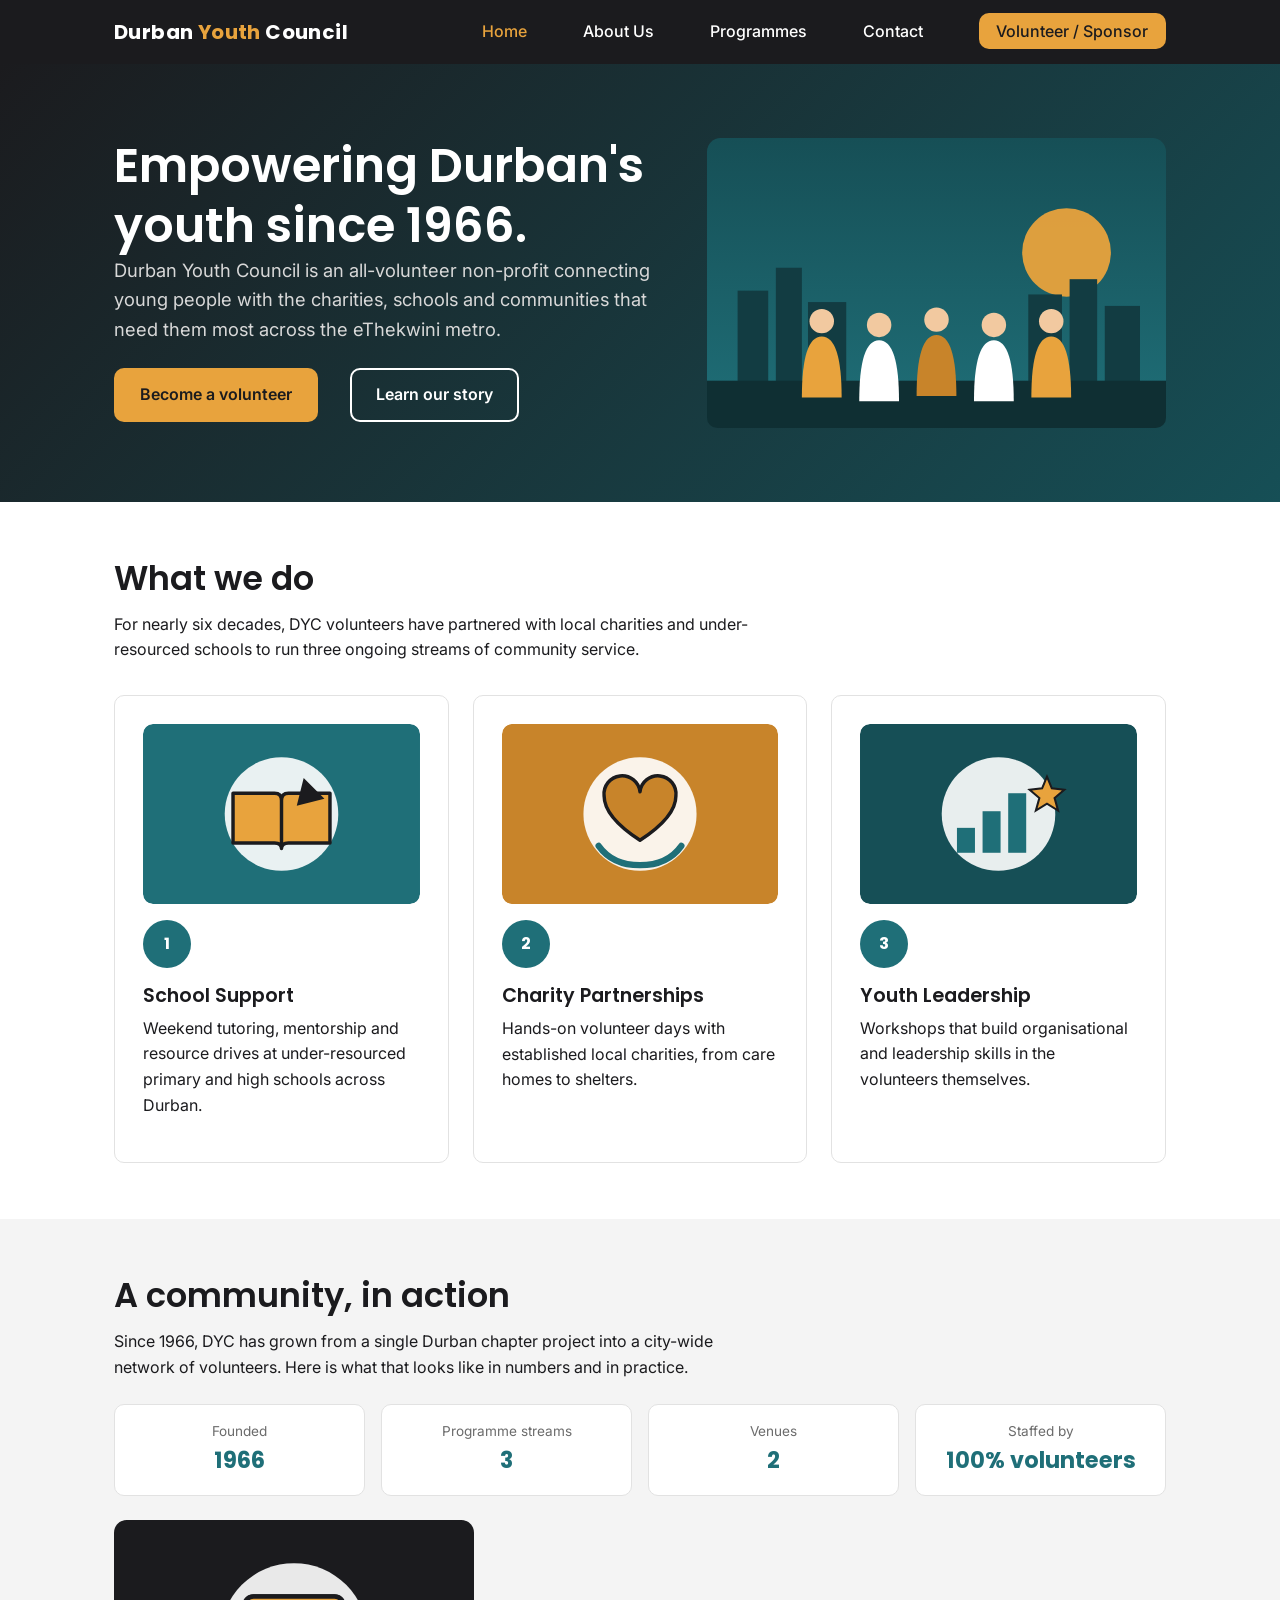
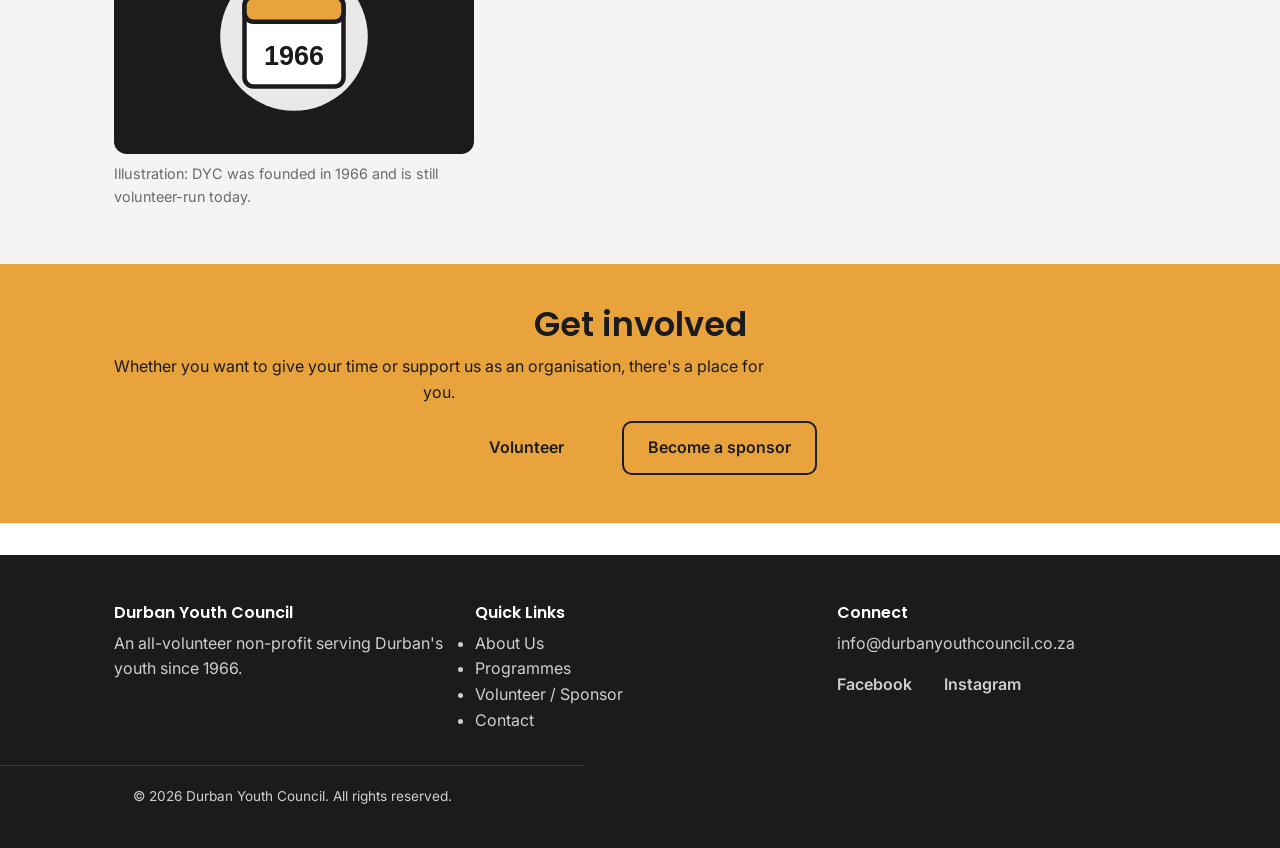
<file: Durban_Youth_Council_Website/durban-youth-council/index.html>
<!DOCTYPE html>
<html lang="en">
<head>
  <meta charset="UTF-8">
  <!-- Viewport tag: makes the layout scale to the device width on phones/tablets -->
  <meta name="viewport" content="width=device-width, initial-scale=1.0">
  <title>Durban Youth Council | Empowering Durban's Youth Since 1966</title>
  <meta name="description" content="Durban Youth Council is a volunteer-run non-profit empowering Durban's youth through community service. Volunteer, partner, or sponsor a programme.">
  <link rel="preconnect" href="https://fonts.googleapis.com">
  <link href="https://fonts.googleapis.com/css2?family=Poppins:wght@600;700&amp;family=Inter:wght@400;500;600&amp;display=swap" rel="stylesheet">
  <!-- Single external stylesheet shared by every page -->
  <link rel="stylesheet" href="css/style.css">
  <link rel="icon" href="images/favicon.svg" type="image/svg+xml">
</head>
<body>

  <!-- Skip link for keyboard/screen-reader users -->
  <!-- Skip link: hidden until focused; lets keyboard and screen-reader users jump past the menu -->
  <a class="skip-link" href="#main-content">Skip to main content</a>

  <!--HEADER / NAVIGATION (shared structure across all pages)-->
  <header class="site-header">
    <div class="container">
      <a href="index.html" class="logo">Durban <span>Youth</span> Council</a>

      <!-- Hamburger button: shown on small screens only; js/script.js toggles the .open class on the nav -->
      <button class="nav-toggle" aria-label="Toggle navigation menu" aria-expanded="false">&#9776;</button>

      <!-- Primary navigation: aria-current="page" marks the page the visitor is on -->
      <nav class="main-nav" aria-label="Primary">
        <ul>
          <li><a href="index.html" aria-current="page">Home</a></li>
          <li><a href="about.html">About Us</a></li>
          <li><a href="services.html">Programmes</a></li>
          <li><a href="contact.html">Contact</a></li>
          <li><a href="enquiry.html" class="nav-cta">Volunteer / Sponsor</a></li>
        </ul>
      </nav>
    </div>
  </header>

  <!-- MAIN: the unique content of this page. id matches the skip link target -->
  <main id="main-content">

    <!--HERO SECTION-->
    <section class="hero">
      <div class="container hero-grid">
        <!-- Hero text: main headline (the only h1 on the page), short pitch and two calls to action -->
        <div class="hero-text">
          <h1>Empowering Durban's youth since 1966.</h1>
          <p class="lead">Durban Youth Council is an all-volunteer non-profit connecting young people with the
            charities, schools and communities that need them most across the eThekwini metro.</p>
          <div class="cta-row">
            <a href="enquiry.html" class="btn btn-primary">Become a volunteer</a>
            <a href="about.html" class="btn btn-outline">Learn our story</a>
          </div>
        </div>
        <!-- Hero image: original SVG illustration (see images/ and the README references). width/height stop layout shift while loading -->
        <img class="hero-img" src="images/hero-volunteers.svg" width="600" height="380"
             alt="Illustration of five young volunteers standing together in front of the Durban skyline at sunrise">
      </div>
    </section>

    <!--PROGRAMME HIGHLIGHTS: three cards, one per programme. Each links conceptually to the full detail on services.html-->
    <section>
      <div class="container">
        <h2>What we do</h2>
        <p>For nearly six decades, DYC volunteers have partnered with local charities and under-resourced
          schools to run three ongoing streams of community service.</p>

        <div class="card-grid">
          <article class="card">
            <img class="card-img" src="images/programme-school.svg" width="400" height="260" loading="lazy" alt="Illustration of an open book and pencil">
            <div class="icon" aria-hidden="true">1</div>
            <h3>School Support</h3>
            <p>Weekend tutoring, mentorship and resource drives at under-resourced primary and high schools
              across Durban.</p>
          </article>
          <article class="card">
            <img class="card-img" src="images/programme-charity.svg" width="400" height="260" loading="lazy" alt="Illustration of a heart held in two hands">
            <div class="icon" aria-hidden="true">2</div>
            <h3>Charity Partnerships</h3>
            <p>Hands-on volunteer days with established local charities, from care homes to shelters.</p>
          </article>
          <article class="card">
            <img class="card-img" src="images/programme-leadership.svg" width="400" height="260" loading="lazy" alt="Illustration of a rising bar chart and a star">
            <div class="icon" aria-hidden="true">3</div>
            <h3>Youth Leadership</h3>
            <p>Workshops that build organisational and leadership skills in the volunteers themselves.</p>
          </article>
        </div>
      </div>
    </section>

    <section class="section-alt">
      <div class="container">
        <h2>A community, in action</h2>
        <p>Since 1966, DYC has grown from a single Durban chapter project into a city-wide network of
          volunteers. Here is what that looks like in numbers and in practice.</p>
        <!-- Facts list: uses a definition list (dl) because each item is a label + value pair -->
        <dl class="facts">
          <div><dt>Founded</dt><dd>1966</dd></div>
          <div><dt>Programme streams</dt><dd>3</dd></div>
          <div><dt>Venues</dt><dd>2</dd></div>
          <div><dt>Staffed by</dt><dd>100% volunteers</dd></div>
        </dl>
        <!-- figure + figcaption gives the image a semantic caption -->
        <figure class="media-figure">
          <img src="images/about-history.svg" width="400" height="260" loading="lazy"
               alt="Calendar page showing the year 1966, the year Durban Youth Council was founded">
          <figcaption>Illustration: DYC was founded in 1966 and is still volunteer-run today.</figcaption>
        </figure>
      </div>
    </section>

    <!--GET INVOLVED STRIP: call-to-action band that sends visitors to the enquiry form-->
    <section class="strip">
      <div class="container">
        <h2>Get involved</h2>
        <p>Whether you want to give your time or support us as an organisation, there's a place for you.</p>
        <div class="cta-row">
          <a href="enquiry.html" class="btn btn-primary">Volunteer</a>
          <a href="enquiry.html" class="btn btn-outline">Become a sponsor</a>
        </div>
      </div>
    </section>

  </main>

  <!--FOOTER (shared structure across all pages)-->
  <footer class="site-footer">
    <!-- Footer grid: organisation blurb, quick links and contact/social details (same on every page) -->
    <div class="container footer-grid">
      <div>
        <h3>Durban Youth Council</h3>
        <p>An all-volunteer non-profit serving Durban's youth since 1966.</p>
      </div>
      <div>
        <h3>Quick Links</h3>
        <ul>
          <li><a href="about.html">About Us</a></li>
          <li><a href="services.html">Programmes</a></li>
          <li><a href="enquiry.html">Volunteer / Sponsor</a></li>
          <li><a href="contact.html">Contact</a></li>
        </ul>
      </div>
      <div>
        <h3>Connect</h3>
        <p>info@durbanyouthcouncil.co.za</p>
        <ul class="social-links">
          <li><a href="#" aria-label="Durban Youth Council on Facebook">Facebook</a></li>
          <li><a href="#" aria-label="Durban Youth Council on Instagram">Instagram</a></li>
        </ul>
      </div>
    </div>
    <p class="footer-bottom">&copy; 2026 Durban Youth Council. All rights reserved.</p>
  </footer>

  <!-- Script is loaded last so the page content is parsed before it runs -->
  <script src="js/script.js"></script>
</body>
</html>
</file>
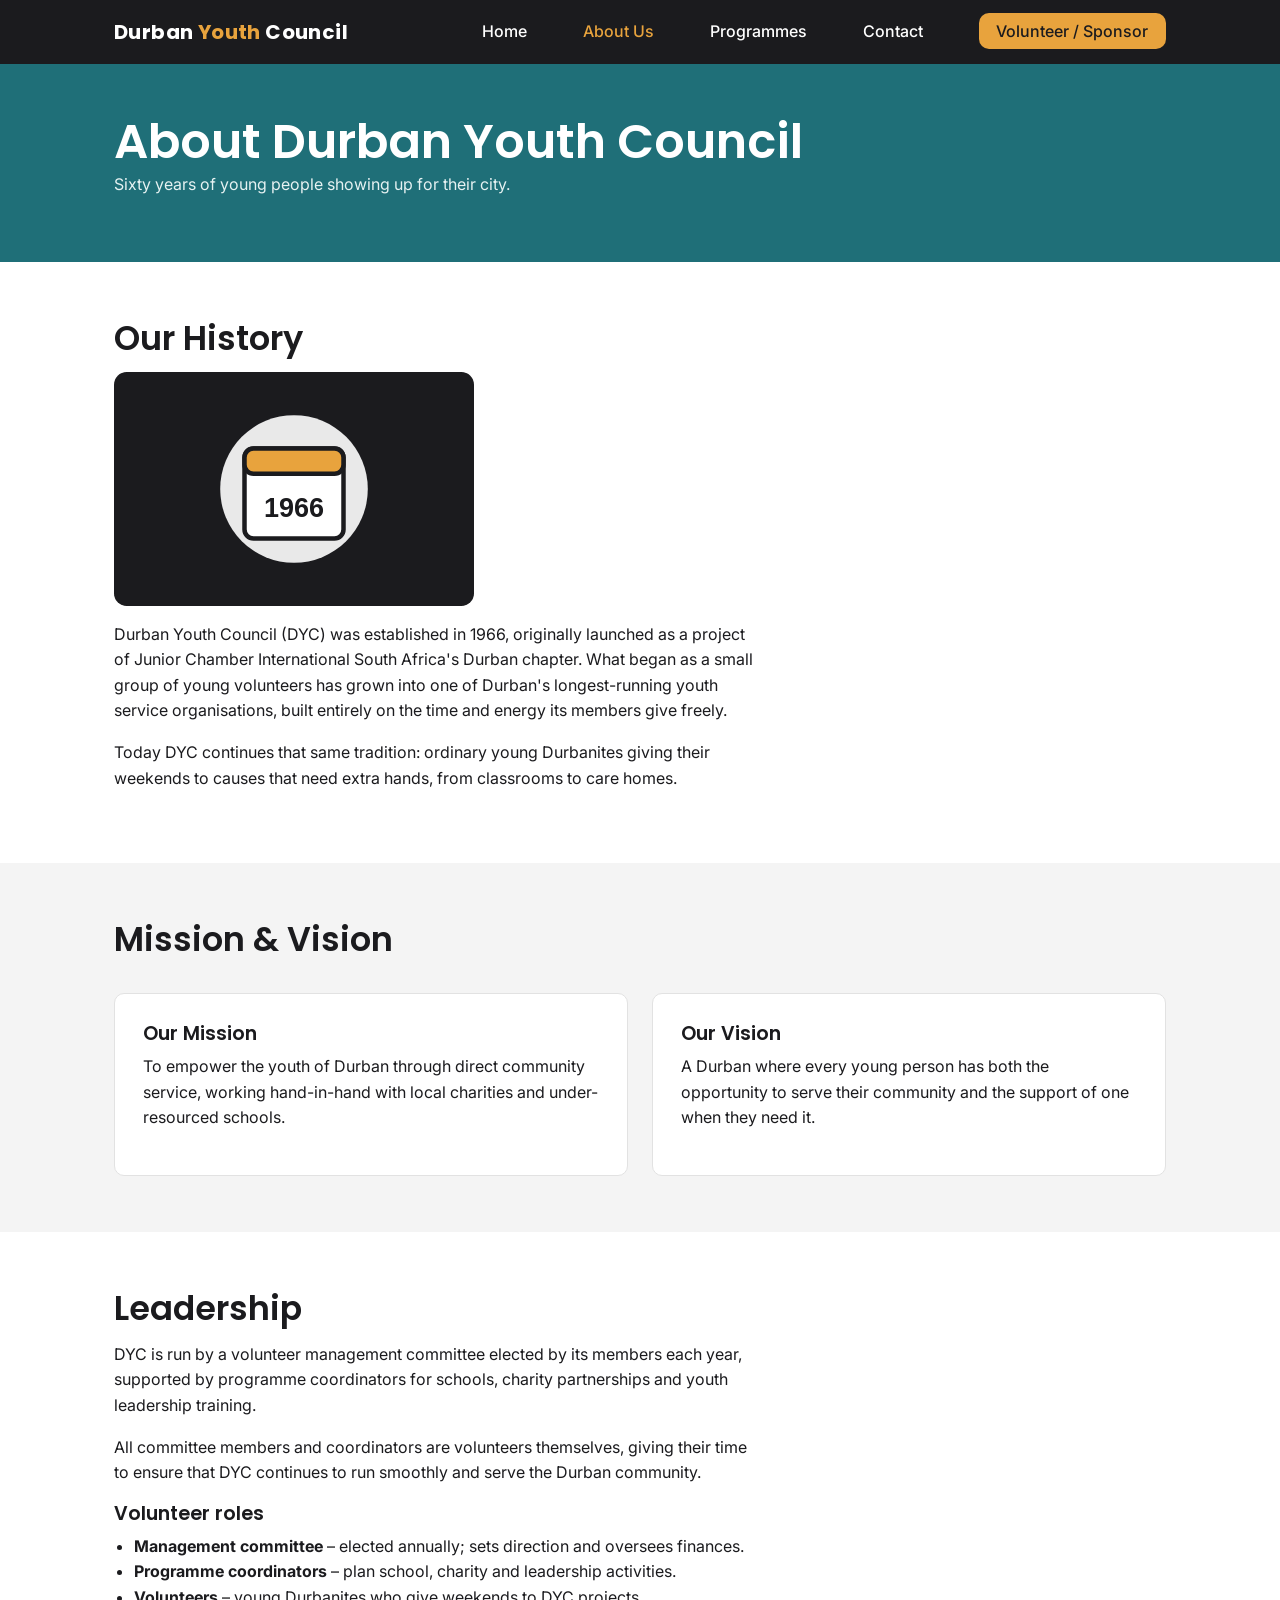
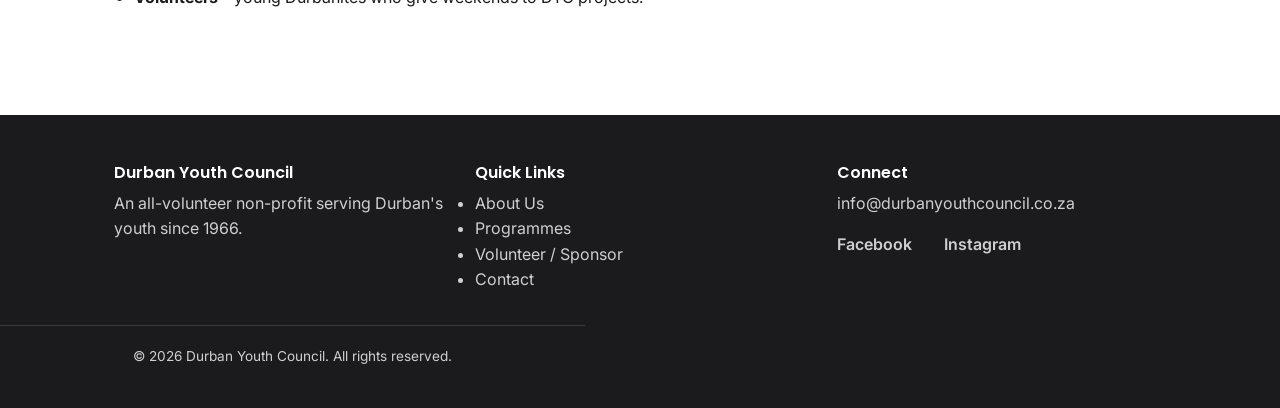
<file: Durban_Youth_Council_Website/durban-youth-council/about.html>
<!DOCTYPE html>
<html lang="en">
<head>
  <meta charset="UTF-8">
  <!-- Viewport tag: makes the layout scale to the device width on phones/tablets -->
  <meta name="viewport" content="width=device-width, initial-scale=1.0">
  <title>About Us | Durban Youth Council</title>
  <meta name="description" content="Learn about Durban Youth Council's history since 1966, our mission, vision and the volunteers who lead our work.">
  <link rel="preconnect" href="https://fonts.googleapis.com">
  <link href="https://fonts.googleapis.com/css2?family=Poppins:wght@600;700&amp;family=Inter:wght@400;500;600&amp;display=swap" rel="stylesheet">
  <!-- Single external stylesheet shared by every page -->
  <link rel="stylesheet" href="css/style.css">
  <link rel="icon" href="images/favicon.svg" type="image/svg+xml">
</head>
<body>

  <!-- Skip link: hidden until focused; lets keyboard and screen-reader users jump past the menu -->
  <a class="skip-link" href="#main-content">Skip to main content</a>

  <!--HEADER / NAVIGATION-->
  <header class="site-header">
    <div class="container">
      <a href="index.html" class="logo">Durban <span>Youth</span> Council</a>
      <!-- Hamburger button: shown on small screens only; js/script.js toggles the .open class on the nav -->
      <button class="nav-toggle" aria-label="Toggle navigation menu" aria-expanded="false">&#9776;</button>
      <!-- Primary navigation: aria-current="page" marks the page the visitor is on -->
      <nav class="main-nav" aria-label="Primary">
        <ul>
          <li><a href="index.html">Home</a></li>
          <li><a href="about.html" aria-current="page">About Us</a></li>
          <li><a href="services.html">Programmes</a></li>
          <li><a href="contact.html">Contact</a></li>
          <li><a href="enquiry.html" class="nav-cta">Volunteer / Sponsor</a></li>
        </ul>
      </nav>
    </div>
  </header>

  <!-- MAIN: the unique content of this page. id matches the skip link target -->
  <main id="main-content">

    <section class="page-header">
      <div class="container">
        <h1>About Durban Youth Council</h1>
        <p>Sixty years of young people showing up for their city.</p>
      </div>
    </section>

    <!--HISTORY: founding story (source: Wikipedia, see Content_Research_and_Sourcing/sources.md)-->
    <section>
      <div class="container">
        <h2>Our History</h2>
        <!-- Image sits above the text; alt text describes its purpose for screen-reader users -->
        <img class="section-img" src="images/about-history.svg" width="400" height="260" loading="lazy"
             alt="Calendar page showing the year 1966, the year Durban Youth Council was founded">
        <p>Durban Youth Council (DYC) was established in 1966, originally launched as a project of Junior
          Chamber International South Africa's Durban chapter. What began as a small group of young
          volunteers has grown into one of Durban's longest-running youth service organisations, built
          entirely on the time and energy its members give freely.</p>
        <p>Today DYC continues that same tradition: ordinary young Durbanites giving their weekends to
          causes that need extra hands, from classrooms to care homes.</p>
      </div>
    </section>

    <!--MISSION & VISION-->
    <section class="section-alt">
      <div class="container">
        <h2>Mission &amp; Vision</h2>
        <div class="card-grid">
          <article class="card">
            <h3>Our Mission</h3>
            <p>To empower the youth of Durban through direct community service, working hand-in-hand with
              local charities and under-resourced schools.</p>
          </article>
          <article class="card">
            <h3>Our Vision</h3>
            <p>A Durban where every young person has both the opportunity to serve their community and the
              support of one when they need it.</p>
          </article>
        </div>
      </div>
    </section>

    <!--LEADERSHIP-->
    <section>
      <div class="container">
        <h2>Leadership</h2>
        <p>DYC is run by a volunteer management committee elected by its members each year, supported by
          programme coordinators for schools, charity partnerships and youth leadership training.</p>
        <p>All committee members and coordinators are volunteers themselves, giving their time to ensure
          that DYC continues to run smoothly and serve the Durban community.</p>
        <!-- Roles list: ul is used because the order of the roles is not important -->
        <h3>Volunteer roles</h3>
        <ul class="plain-list">
          <li><strong>Management committee</strong> &ndash; elected annually; sets direction and oversees finances.</li>
          <li><strong>Programme coordinators</strong> &ndash; plan school, charity and leadership activities.</li>
          <li><strong>Volunteers</strong> &ndash; young Durbanites who give weekends to DYC projects.</li>
        </ul>
      </div>
    </section>

  </main>

  <!--FOOTER-->
  <footer class="site-footer">
    <!-- Footer grid: organisation blurb, quick links and contact/social details (same on every page) -->
    <div class="container footer-grid">
      <div>
        <h3>Durban Youth Council</h3>
        <p>An all-volunteer non-profit serving Durban's youth since 1966.</p>
      </div>
      <div>
        <h3>Quick Links</h3>
        <ul>
          <li><a href="about.html">About Us</a></li>
          <li><a href="services.html">Programmes</a></li>
          <li><a href="enquiry.html">Volunteer / Sponsor</a></li>
          <li><a href="contact.html">Contact</a></li>
        </ul>
      </div>
      <div>
        <h3>Connect</h3>
        <p>info@durbanyouthcouncil.co.za</p>
        <ul class="social-links">
          <li><a href="#" aria-label="Durban Youth Council on Facebook">Facebook</a></li>
          <li><a href="#" aria-label="Durban Youth Council on Instagram">Instagram</a></li>
        </ul>
      </div>
    </div>
    <p class="footer-bottom">&copy; 2026 Durban Youth Council. All rights reserved.</p>
  </footer>

  <!-- Script is loaded last so the page content is parsed before it runs -->
  <script src="js/script.js"></script>
</body>
</html>
</file>
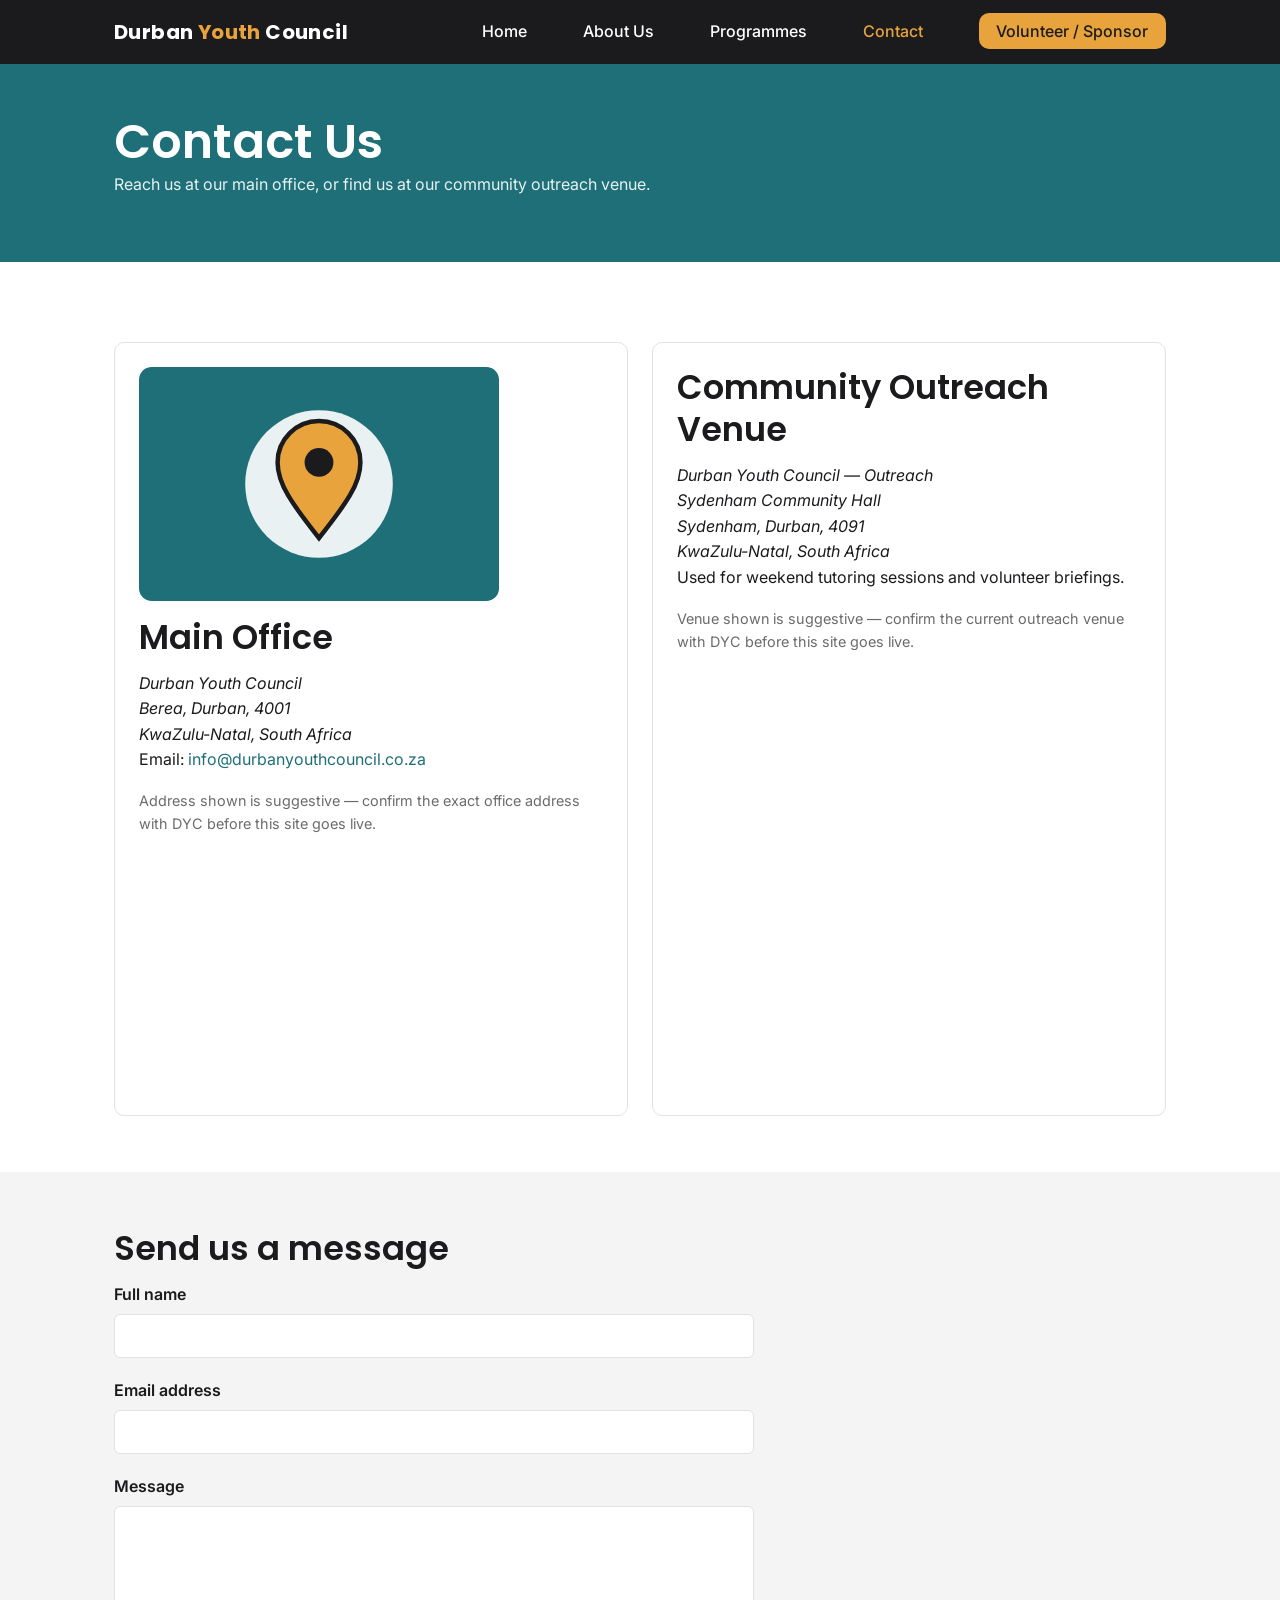
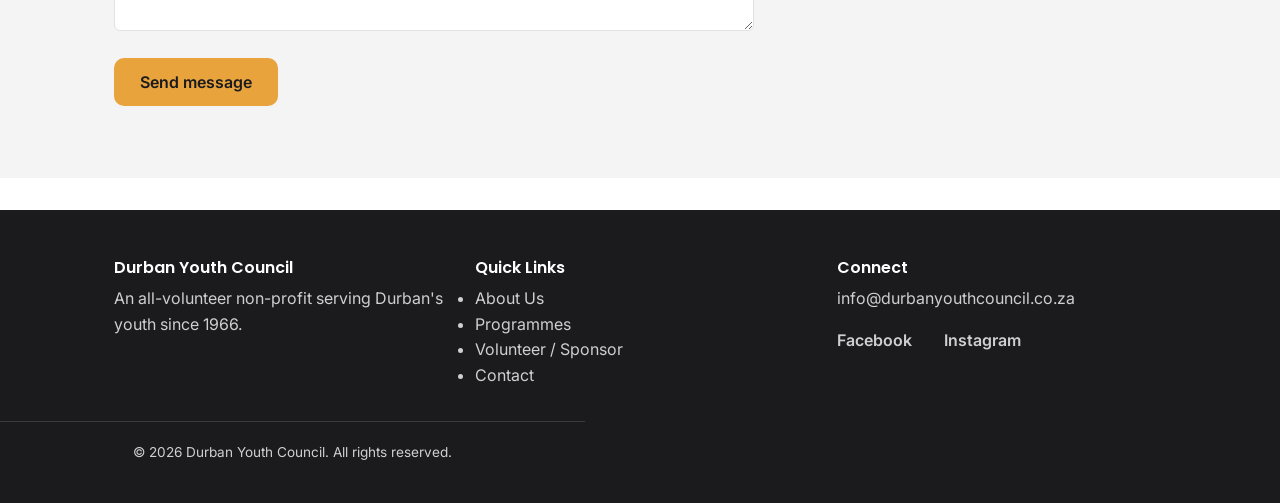
<file: Durban_Youth_Council_Website/durban-youth-council/contact.html>
<!DOCTYPE html>
<html lang="en">
<head>
  <meta charset="UTF-8">
  <!-- Viewport tag: makes the layout scale to the device width on phones/tablets -->
  <meta name="viewport" content="width=device-width, initial-scale=1.0">
  <title>Contact Us | Durban Youth Council</title>
  <meta name="description" content="Get in touch with Durban Youth Council at our main office or community outreach venue.">
  <link rel="preconnect" href="https://fonts.googleapis.com">
  <link href="https://fonts.googleapis.com/css2?family=Poppins:wght@600;700&amp;family=Inter:wght@400;500;600&amp;display=swap" rel="stylesheet">
  <!-- Single external stylesheet shared by every page -->
  <link rel="stylesheet" href="css/style.css">
  <link rel="icon" href="images/favicon.svg" type="image/svg+xml">
</head>
<body>

  <!-- Skip link: hidden until focused; lets keyboard and screen-reader users jump past the menu -->
  <a class="skip-link" href="#main-content">Skip to main content</a>

  <!--HEADER / NAVIGATION-->
  <header class="site-header">
    <div class="container">
      <a href="index.html" class="logo">Durban <span>Youth</span> Council</a>
      <!-- Hamburger button: shown on small screens only; js/script.js toggles the .open class on the nav -->
      <button class="nav-toggle" aria-label="Toggle navigation menu" aria-expanded="false">&#9776;</button>
      <!-- Primary navigation: aria-current="page" marks the page the visitor is on -->
      <nav class="main-nav" aria-label="Primary">
        <ul>
          <li><a href="index.html">Home</a></li>
          <li><a href="about.html">About Us</a></li>
          <li><a href="services.html">Programmes</a></li>
          <li><a href="contact.html" aria-current="page">Contact</a></li>
          <li><a href="enquiry.html" class="nav-cta">Volunteer / Sponsor</a></li>
        </ul>
      </nav>
    </div>
  </header>

  <!-- MAIN: the unique content of this page. id matches the skip link target -->
  <main id="main-content">

    <section class="page-header">
      <div class="container">
        <h1>Contact Us</h1>
        <p>Reach us at our main office, or find us at our community outreach venue.</p>
      </div>
    </section>

    <!--LOCATIONS -->
    <section>
      <div class="container">

        <div class="location-grid">

          <article class="location-card">
            <img class="section-img" src="images/contact-map-pin.svg" width="400" height="260" loading="lazy"
                 alt="Illustration of a map pin marking the DYC main office">
            <h2>Main Office</h2>
            <address>
              Durban Youth Council<br>
              Berea, Durban, 4001<br>
              KwaZulu-Natal, South Africa
            </address>
            <p>Email: <a href="mailto:info@durbanyouthcouncil.co.za">info@durbanyouthcouncil.co.za</a></p>
            <p class="form-note">Address shown is suggestive — confirm the exact office address with DYC
              before this site goes live.</p>
            <!-- Embedded map — replace the query in the src URL with the confirmed address -->
            <iframe class="map-embed" title="Map showing the DYC main office in Berea, Durban"
              src="https://www.google.com/maps?q=Berea,+Durban&output=embed" loading="lazy"></iframe>
          </article>

          <article class="location-card">
            <h2>Community Outreach Venue</h2>
            <address>
              Durban Youth Council — Outreach<br>
              Sydenham Community Hall<br>
              Sydenham, Durban, 4091<br>
              KwaZulu-Natal, South Africa
            </address>
            <p>Used for weekend tutoring sessions and volunteer briefings.</p>
            <p class="form-note">Venue shown is suggestive — confirm the current outreach venue with DYC
              before this site goes live.</p>
            <iframe class="map-embed" title="Map showing the DYC community outreach venue in Sydenham, Durban"
              src="https://www.google.com/maps?q=Sydenham,+Durban&output=embed" loading="lazy"></iframe>
          </article>

        </div>
      </div>
    </section>

    <!--CONTACT FORM-->
    <section class="section-alt">
      <div class="container">
        <h2>Send us a message</h2>
        <!-- Contact form: validated by js/script.js (name, valid email, message). No server exists yet, so nothing is sent -->
        <form id="contact-form" novalidate>
          <div class="form-grid">
            <div>
              <label for="c-name">Full name</label>
              <input type="text" id="c-name" name="c-name" autocomplete="name" required>
            </div>
            <div>
              <label for="c-email">Email address</label>
              <input type="email" id="c-email" name="c-email" autocomplete="email" required>
            </div>
            <div>
              <label for="c-message">Message</label>
              <textarea id="c-message" name="c-message" rows="5" required></textarea>
            </div>
            <div>
              <button type="submit" class="btn btn-primary">Send message</button>
              <!-- Feedback area for the contact form (announced to screen readers via aria-live) -->
              <p class="form-note" id="contact-feedback" aria-live="polite"></p>
            </div>
          </div>
        </form>
      </div>
    </section>

  </main>

  <!--FOOTER-->
  <footer class="site-footer">
    <!-- Footer grid: organisation blurb, quick links and contact/social details (same on every page) -->
    <div class="container footer-grid">
      <div>
        <h3>Durban Youth Council</h3>
        <p>An all-volunteer non-profit serving Durban's youth since 1966.</p>
      </div>
      <div>
        <h3>Quick Links</h3>
        <ul>
          <li><a href="about.html">About Us</a></li>
          <li><a href="services.html">Programmes</a></li>
          <li><a href="enquiry.html">Volunteer / Sponsor</a></li>
          <li><a href="contact.html">Contact</a></li>
        </ul>
      </div>
      <div>
        <h3>Connect</h3>
        <p>info@durbanyouthcouncil.co.za</p>
        <ul class="social-links">
          <li><a href="#" aria-label="Durban Youth Council on Facebook">Facebook</a></li>
          <li><a href="#" aria-label="Durban Youth Council on Instagram">Instagram</a></li>
        </ul>
      </div>
    </div>
    <p class="footer-bottom">&copy; 2026 Durban Youth Council. All rights reserved.</p>
  </footer>

  <!-- Script is loaded last so the page content is parsed before it runs -->
  <script src="js/script.js"></script>
</body>
</html>
</file>
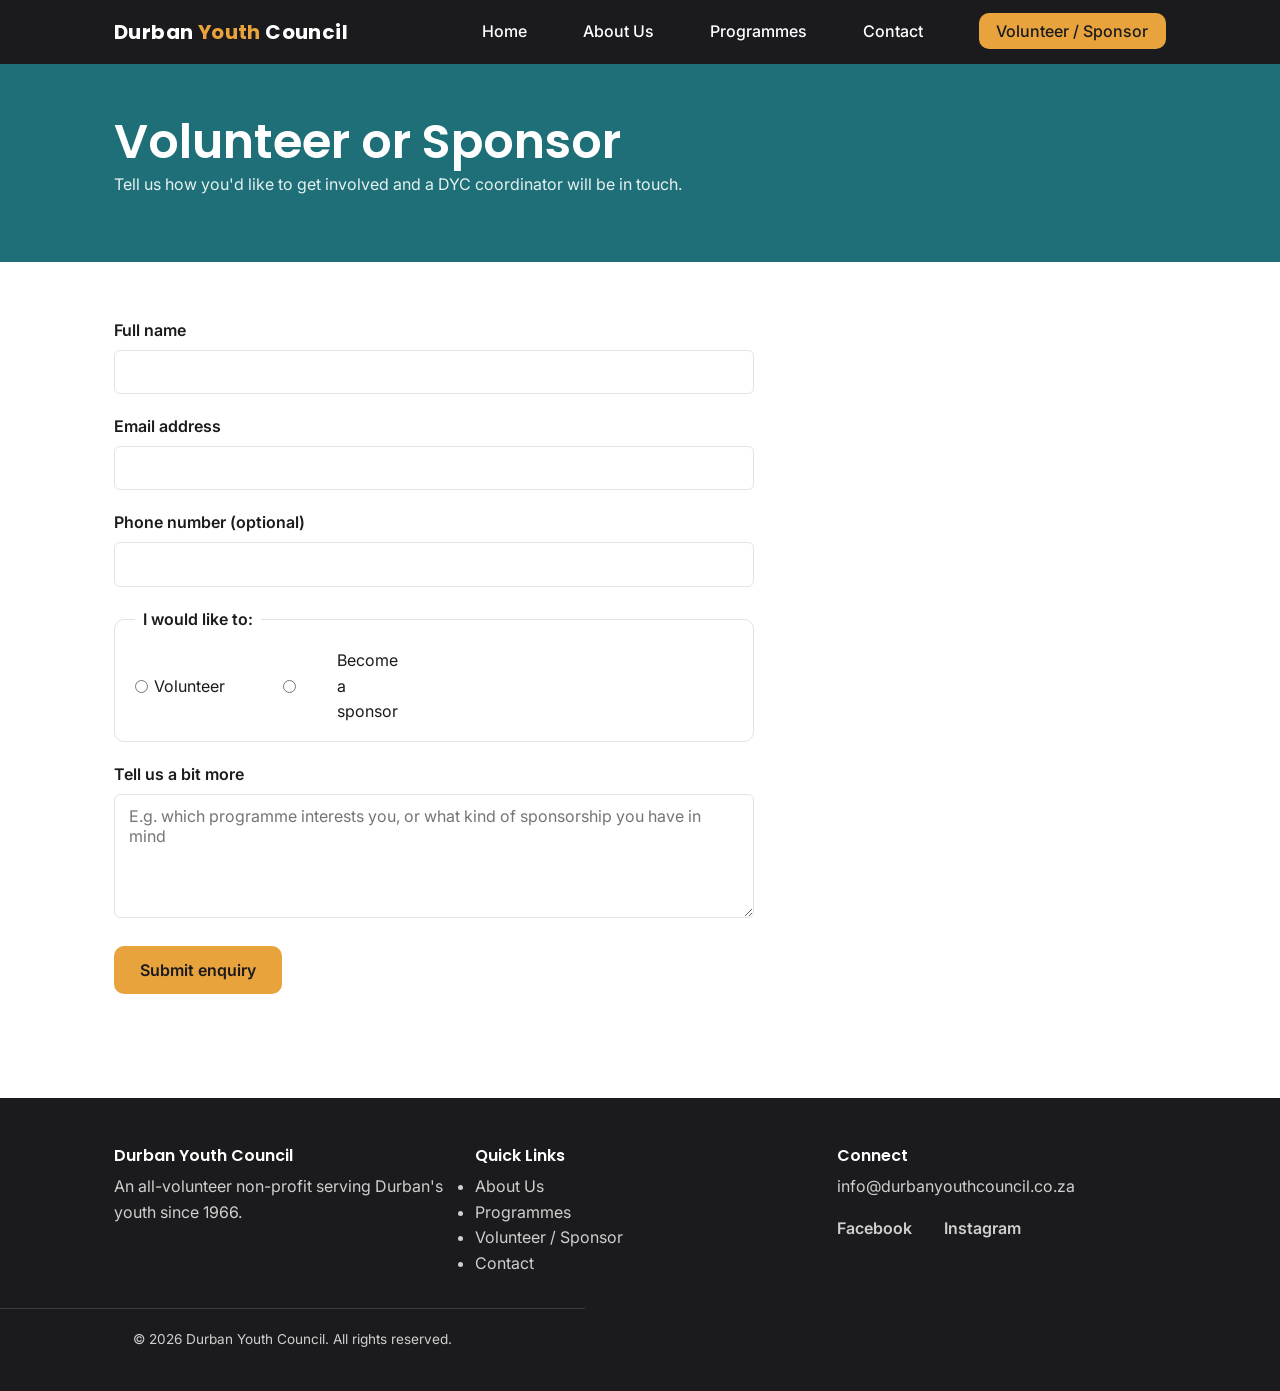
<file: Durban_Youth_Council_Website/durban-youth-council/enquiry.html>
<!DOCTYPE html>
<html lang="en">
<head>
  <meta charset="UTF-8">
  <!-- Viewport tag: makes the layout scale to the device width on phones/tablets -->
  <meta name="viewport" content="width=device-width, initial-scale=1.0">
  <title>Volunteer or Sponsor | Durban Youth Council</title>
  <meta name="description" content="Register your interest in volunteering with or sponsoring Durban Youth Council.">
  <link rel="preconnect" href="https://fonts.googleapis.com">
  <link href="https://fonts.googleapis.com/css2?family=Poppins:wght@600;700&amp;family=Inter:wght@400;500;600&amp;display=swap" rel="stylesheet">
  <!-- Single external stylesheet shared by every page -->
  <link rel="stylesheet" href="css/style.css">
  <link rel="icon" href="images/favicon.svg" type="image/svg+xml">
</head>
<body>

  <!-- Skip link: hidden until focused; lets keyboard and screen-reader users jump past the menu -->
  <a class="skip-link" href="#main-content">Skip to main content</a>

  <!--HEADER / NAVIGATION-->
  <header class="site-header">
    <div class="container">
      <a href="index.html" class="logo">Durban <span>Youth</span> Council</a>
      <!-- Hamburger button: shown on small screens only; js/script.js toggles the .open class on the nav -->
      <button class="nav-toggle" aria-label="Toggle navigation menu" aria-expanded="false">&#9776;</button>
      <!-- Primary navigation: aria-current="page" marks the page the visitor is on -->
      <nav class="main-nav" aria-label="Primary">
        <ul>
          <li><a href="index.html">Home</a></li>
          <li><a href="about.html">About Us</a></li>
          <li><a href="services.html">Programmes</a></li>
          <li><a href="contact.html">Contact</a></li>
          <li><a href="enquiry.html" class="nav-cta" aria-current="page">Volunteer / Sponsor</a></li>
        </ul>
      </nav>
    </div>
  </header>

  <!-- MAIN: the unique content of this page. id matches the skip link target -->
  <main id="main-content">

    <section class="page-header">
      <div class="container">
        <h1>Volunteer or Sponsor</h1>
        <p>Tell us how you'd like to get involved and a DYC coordinator will be in touch.</p>
      </div>
    </section>

    <!--ENQUIRY FORM
         Since DYC is a non-profit, this form lets a visitor indicate whether
         they want to be a VOLUNTEER or become a SPONSOR. -->
    <section>
      <div class="container">
        <!-- novalidate turns off the browser's default pop-ups so js/script.js can show our own accessible messages -->
        <form id="enquiry-form" novalidate>

          <div class="form-grid">

            <div>
              <label for="full-name">Full name</label>
              <input type="text" id="full-name" name="full-name" autocomplete="name" required>
            </div>

            <div>
              <label for="email">Email address</label>
              <input type="email" id="email" name="email" autocomplete="email" required>
            </div>

            <div>
              <label for="phone">Phone number (optional)</label>
              <input type="tel" id="phone" name="phone" autocomplete="tel">
            </div>

            <!-- fieldset + legend group the two radio buttons so screen readers announce the question once -->
            <fieldset>
              <legend>I would like to:</legend>
              <div class="radio-row">
                <label><input type="radio" name="interest" value="volunteer" required> Volunteer</label>
                <label><input type="radio" name="interest" value="sponsor"> Become a sponsor</label>
              </div>
            </fieldset>

            <div>
              <label for="message">Tell us a bit more</label>
              <textarea id="message" name="message" rows="5"
                placeholder="E.g. which programme interests you, or what kind of sponsorship you have in mind"></textarea>
            </div>

            <div>
              <button type="submit" class="btn btn-primary">Submit enquiry</button>
              <!-- Feedback area: filled by js/script.js; aria-live makes screen readers announce the message -->
              <p class="form-note" id="form-feedback" aria-live="polite"></p>
            </div>

          </div>
        </form>
      </div>
    </section>

  </main>

  <!--FOOTER-->
  <footer class="site-footer">
    <!-- Footer grid: organisation blurb, quick links and contact/social details (same on every page) -->
    <div class="container footer-grid">
      <div>
        <h3>Durban Youth Council</h3>
        <p>An all-volunteer non-profit serving Durban's youth since 1966.</p>
      </div>
      <div>
        <h3>Quick Links</h3>
        <ul>
          <li><a href="about.html">About Us</a></li>
          <li><a href="services.html">Programmes</a></li>
          <li><a href="enquiry.html">Volunteer / Sponsor</a></li>
          <li><a href="contact.html">Contact</a></li>
        </ul>
      </div>
      <div>
        <h3>Connect</h3>
        <p>info@durbanyouthcouncil.co.za</p>
        <ul class="social-links">
          <li><a href="#" aria-label="Durban Youth Council on Facebook">Facebook</a></li>
          <li><a href="#" aria-label="Durban Youth Council on Instagram">Instagram</a></li>
        </ul>
      </div>
    </div>
    <p class="footer-bottom">&copy; 2026 Durban Youth Council. All rights reserved.</p>
  </footer>

  <!-- Script is loaded last so the page content is parsed before it runs -->
  <script src="js/script.js"></script>
</body>
</html>
</file>
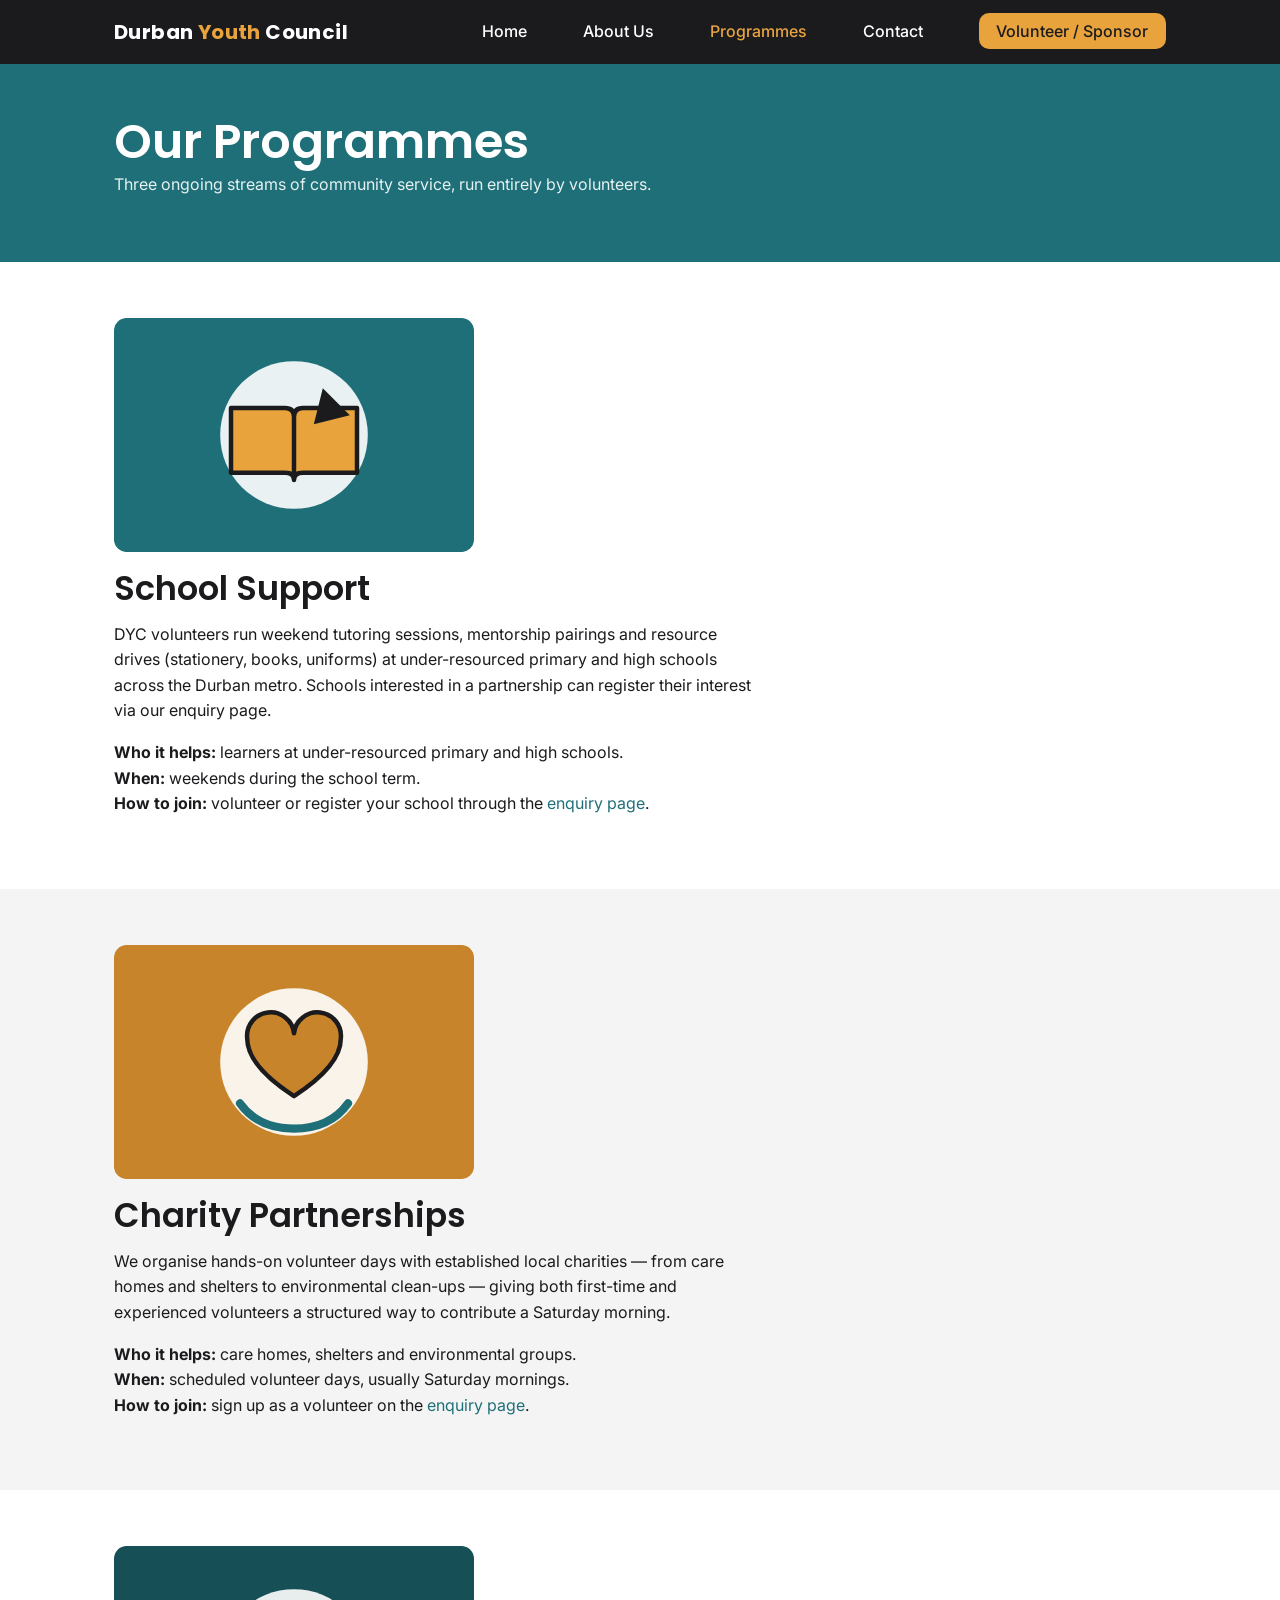
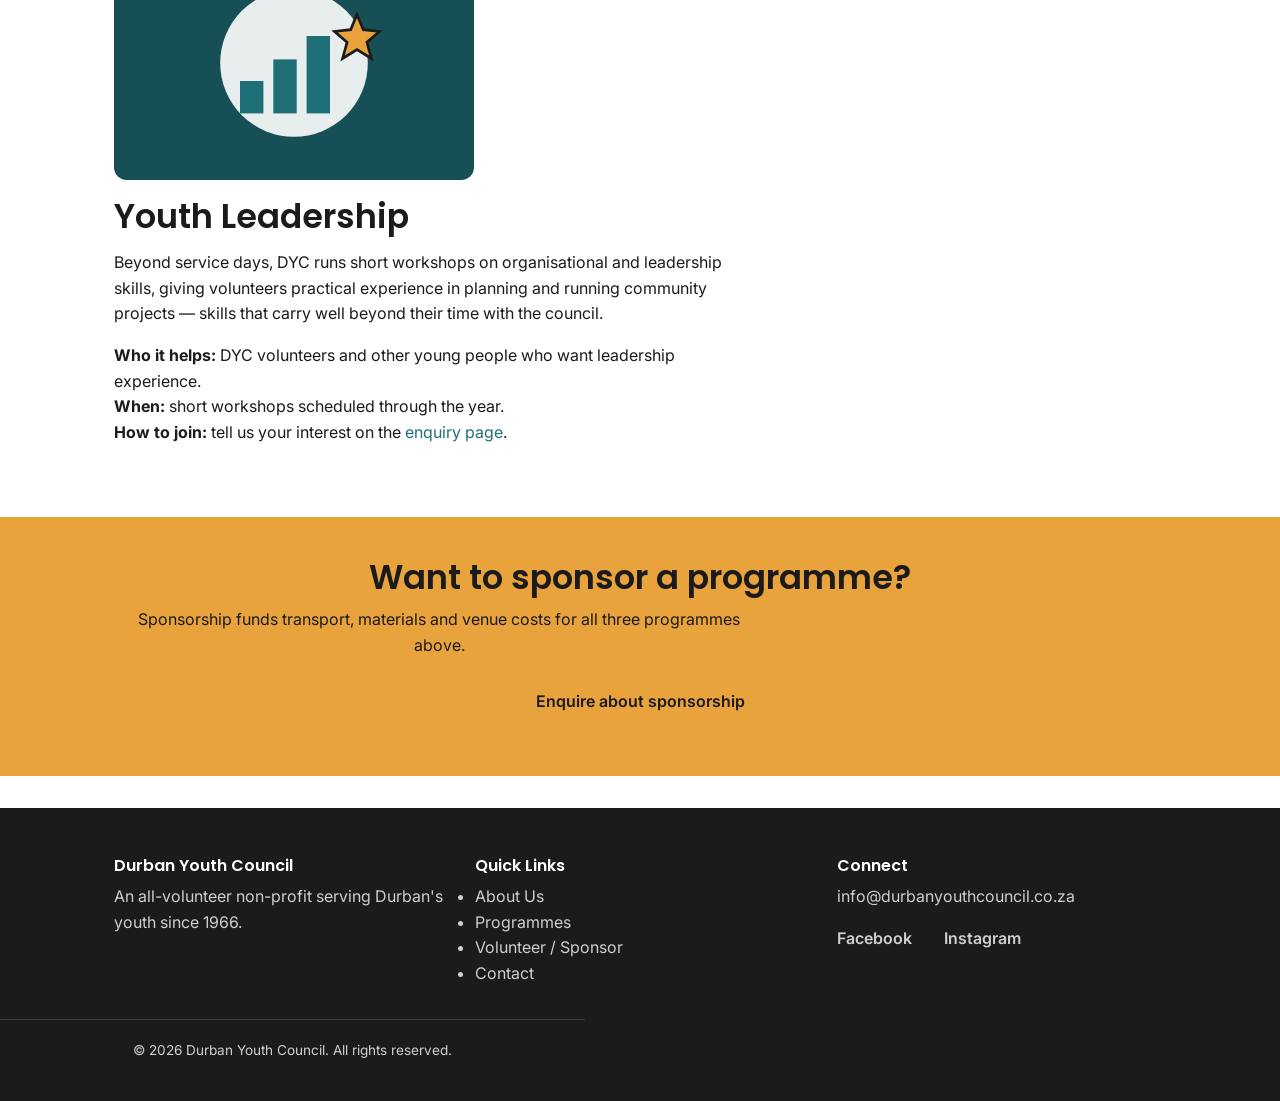
<file: Durban_Youth_Council_Website/durban-youth-council/services.html>
<!DOCTYPE html>
<html lang="en">
<head>
  <meta charset="UTF-8">
  <!-- Viewport tag: makes the layout scale to the device width on phones/tablets -->
  <meta name="viewport" content="width=device-width, initial-scale=1.0">
  <title>Our Programmes | Durban Youth Council</title>
  <meta name="description" content="Explore Durban Youth Council's programmes: school support, charity partnerships and youth leadership training.">
  <link rel="preconnect" href="https://fonts.googleapis.com">
  <link href="https://fonts.googleapis.com/css2?family=Poppins:wght@600;700&amp;family=Inter:wght@400;500;600&amp;display=swap" rel="stylesheet">
  <!-- Single external stylesheet shared by every page -->
  <link rel="stylesheet" href="css/style.css">
  <link rel="icon" href="images/favicon.svg" type="image/svg+xml">
</head>
<body>

  <!-- Skip link: hidden until focused; lets keyboard and screen-reader users jump past the menu -->
  <a class="skip-link" href="#main-content">Skip to main content</a>

  <!--HEADER / NAVIGATION-->
  <header class="site-header">
    <div class="container">
      <a href="index.html" class="logo">Durban <span>Youth</span> Council</a>
      <!-- Hamburger button: shown on small screens only; js/script.js toggles the .open class on the nav -->
      <button class="nav-toggle" aria-label="Toggle navigation menu" aria-expanded="false">&#9776;</button>
      <!-- Primary navigation: aria-current="page" marks the page the visitor is on -->
      <nav class="main-nav" aria-label="Primary">
        <ul>
          <li><a href="index.html">Home</a></li>
          <li><a href="about.html">About Us</a></li>
          <li><a href="services.html" aria-current="page">Programmes</a></li>
          <li><a href="contact.html">Contact</a></li>
          <li><a href="enquiry.html" class="nav-cta">Volunteer / Sponsor</a></li>
        </ul>
      </nav>
    </div>
  </header>

  <!-- MAIN: the unique content of this page. id matches the skip link target -->
  <main id="main-content">

    <section class="page-header">
      <div class="container">
        <h1>Our Programmes</h1>
        <p>Three ongoing streams of community service, run entirely by volunteers.</p>
      </div>
    </section>

    <!--PROGRAMME 1: School Support (default white background)-->
    <section>
      <div class="container">
        <img class="section-img" src="images/programme-school.svg" width="400" height="260" loading="lazy" alt="Illustration of an open book and pencil representing tutoring">
        <h2>School Support</h2>
        <p>DYC volunteers run weekend tutoring sessions, mentorship pairings and resource drives (stationery,
          books, uniforms) at under-resourced primary and high schools across the Durban metro. Schools
          interested in a partnership can register their interest via our enquiry page.</p>
        <p><strong>Who it helps:</strong> learners at under-resourced primary and high schools.<br>
          <strong>When:</strong> weekends during the school term.<br>
          <strong>How to join:</strong> volunteer or register your school through the <a href="enquiry.html">enquiry page</a>.</p>
      </div>
    </section>

    <!--PROGRAMME 2-->
    <section class="section-alt">
      <div class="container">
        <img class="section-img" src="images/programme-charity.svg" width="400" height="260" loading="lazy" alt="Illustration of a heart held in two hands representing charity volunteer days">
        <h2>Charity Partnerships</h2>
        <p>We organise hands-on volunteer days with established local charities — from care homes and
          shelters to environmental clean-ups — giving both first-time and experienced volunteers a
          structured way to contribute a Saturday morning.</p>
        <p><strong>Who it helps:</strong> care homes, shelters and environmental groups.<br>
          <strong>When:</strong> scheduled volunteer days, usually Saturday mornings.<br>
          <strong>How to join:</strong> sign up as a volunteer on the <a href="enquiry.html">enquiry page</a>.</p>
      </div>
    </section>

    <!--PROGRAMME 3-->
    <section>
      <div class="container">
        <img class="section-img" src="images/programme-leadership.svg" width="400" height="260" loading="lazy" alt="Illustration of a rising bar chart and star representing leadership growth">
        <h2>Youth Leadership</h2>
        <p>Beyond service days, DYC runs short workshops on organisational and leadership skills, giving
          volunteers practical experience in planning and running community projects — skills that carry
          well beyond their time with the council.</p>
        <p><strong>Who it helps:</strong> DYC volunteers and other young people who want leadership experience.<br>
          <strong>When:</strong> short workshops scheduled through the year.<br>
          <strong>How to join:</strong> tell us your interest on the <a href="enquiry.html">enquiry page</a>.</p>
      </div>
    </section>

    <!--SPONSOR CALLOUT: explains where sponsorship money goes, then links to the form-->
    <section class="strip">
      <div class="container">
        <h2>Want to sponsor a programme?</h2>
        <p>Sponsorship funds transport, materials and venue costs for all three programmes above.</p>
        <div class="cta-row">
          <a href="enquiry.html" class="btn btn-primary">Enquire about sponsorship</a>
        </div>
      </div>
    </section>

  </main>

  <!--FOOTER-->
  <footer class="site-footer">
    <!-- Footer grid: organisation blurb, quick links and contact/social details (same on every page) -->
    <div class="container footer-grid">
      <div>
        <h3>Durban Youth Council</h3>
        <p>An all-volunteer non-profit serving Durban's youth since 1966.</p>
      </div>
      <div>
        <h3>Quick Links</h3>
        <ul>
          <li><a href="about.html">About Us</a></li>
          <li><a href="services.html">Programmes</a></li>
          <li><a href="enquiry.html">Volunteer / Sponsor</a></li>
          <li><a href="contact.html">Contact</a></li>
        </ul>
      </div>
      <div>
        <h3>Connect</h3>
        <p>info@durbanyouthcouncil.co.za</p>
        <ul class="social-links">
          <li><a href="#" aria-label="Durban Youth Council on Facebook">Facebook</a></li>
          <li><a href="#" aria-label="Durban Youth Council on Instagram">Instagram</a></li>
        </ul>
      </div>
    </div>
    <p class="footer-bottom">&copy; 2026 Durban Youth Council. All rights reserved.</p>
  </footer>

  <!-- Script is loaded last so the page content is parsed before it runs -->
  <script src="js/script.js"></script>
</body>
</html>
</file>
<file: Durban_Youth_Council_Website/durban-youth-council/css/style.css>
/* ==========================================================================
   Durban Youth Council — Stylesheet (css/style.css)
   Linked from every page. Design tokens follow the Design Aesthetic section
   of the project proposal (Reports/03-design-aesthetic.md).

   Contents
     1. Design tokens (CSS custom properties)
     2. Reset and base typography
     3. Buttons
     4. Header and navigation (incl. mobile menu)
     5. Hero and page headers
     6. Sections, cards and images
     7. Get-involved strip
     8. Forms
     9. Contact locations
    10. Footer
    11. Utilities (visually-hidden, skip link)
   ========================================================================== */

/* 1. Design tokens: colours, width and radius are defined once and reused with var(--name) */
:root {
  --charcoal: #1b1b1e;
  --white: #ffffff;
  --amber: #e8a33d;
  --amber-dark: #c8842a;
  --teal: #1f6f78;
  --teal-dark: #164f56;
  --grey: #6b6b6b;
  --grey-light: #f4f4f4;
  --border: #e2e2e2;
  --max-width: 1100px;
  --radius: 10px;
}

/* 2. Reset and base: removes browser default spacing so every browser starts equal;
      box-sizing makes width include padding and border */
* { box-sizing: border-box; margin: 0; padding: 0; }

html { scroll-behavior: smooth; }

body {
  font-family: "Inter", Arial, Helvetica, sans-serif;
  color: var(--charcoal);
  line-height: 1.6;
  background: var(--white);
}

h1, h2, h3, h4 {
  font-family: "Poppins", "Inter", Arial, sans-serif;
  line-height: 1.25;
  font-weight: 600;
}

h1 { font-size: clamp(2rem, 4vw, 3rem); }
h2 { font-size: clamp(1.5rem, 3vw, 2.1rem); margin-bottom: 0.75rem; }
h3 { font-size: 1.2rem; margin-bottom: 0.5rem; }

p { margin-bottom: 1rem; max-width: 65ch; }

a { color: var(--teal); text-decoration: none; }
a:hover, a:focus { text-decoration: underline; }
a:focus-visible, button:focus-visible, input:focus-visible, textarea:focus-visible, select:focus-visible {
  outline: 3px solid var(--amber);
  outline-offset: 2px;
}

img { max-width: 100%; display: block; }

.container {
  width: 100%;
  max-width: var(--max-width);
  margin: 0 auto;
  padding: 0 1.5rem;
}

/* 3. Buttons: .btn is the shared shape; -primary and -outline add the colour variants */
.btn {
  display: inline-block;
  padding: 0.75rem 1.5rem;
  border-radius: var(--radius);
  font-weight: 600;
  border: 2px solid transparent;
  cursor: pointer;
  font-family: inherit;
  font-size: 1rem;
}
.btn-primary { background: var(--amber); color: var(--charcoal); }
.btn-primary:hover { background: var(--amber-dark); text-decoration: none; }
.btn-outline { background: transparent; border-color: var(--white); color: var(--white); }
.btn-outline:hover { background: var(--white); color: var(--charcoal); text-decoration: none; }

/* 4. Header / Navigation: sticky keeps the menu visible while scrolling;
      flexbox puts the logo left and the links right */
.site-header {
  background: var(--charcoal);
  color: var(--white);
  position: sticky;
  top: 0;
  z-index: 50;
}
.site-header .container {
  display: flex;
  align-items: center;
  justify-content: space-between;
  padding-top: 1rem;
  padding-bottom: 1rem;
}
.logo {
  font-family: "Poppins", sans-serif;
  font-weight: 700;
  font-size: 1.25rem;
  color: var(--white);
  letter-spacing: 0.02em;
}
.logo span { color: var(--amber); }

.main-nav ul {
  list-style: none;
  display: flex;
  gap: 1.75rem;
  align-items: center;
}
/* Fallback spacing for browsers/renderers without flexbox `gap` support */
.main-nav ul li { margin-right: 1.75rem; }
.main-nav ul li:last-child { margin-right: 0; }
.main-nav a {
  color: var(--white);
  font-weight: 500;
}
.main-nav a:hover, .main-nav a[aria-current="page"] {
  color: var(--amber);
  text-decoration: none;
}
.nav-cta {
  background: var(--amber);
  color: var(--charcoal) !important;
  padding: 0.5rem 1.1rem;
  border-radius: var(--radius);
}
.nav-cta:hover { background: var(--amber-dark); }
/* Keep charcoal text on the CTA button even when it's the active page
   (otherwise the generic active-link amber colour makes the text
   invisible against the button's own amber background). */
.main-nav a.nav-cta[aria-current="page"] { color: var(--charcoal) !important; }

.nav-toggle {
  display: none;
  background: none;
  border: none;
  color: var(--white);
  font-size: 1.6rem;
  cursor: pointer;
}

/* Mobile breakpoint: below 720px the links collapse behind the hamburger button */
@media (max-width: 720px) {
  .nav-toggle { display: block; }
  .main-nav {
    display: none;
    width: 100%;
  }
  .main-nav.open { display: block; }
  .main-nav ul {
    flex-direction: column;
    align-items: flex-start;
    gap: 0.5rem;
    padding: 1rem 0;
  }
  .site-header .container { flex-wrap: wrap; }
}

/* 5. Hero: dark gradient banner on the home page */
.hero {
  background: linear-gradient(135deg, var(--charcoal) 0%, var(--teal-dark) 100%);
  color: var(--white);
  padding: 4.5rem 0;
}
.hero .container { max-width: 760px; text-align: left; }
.hero p.lead { font-size: 1.15rem; color: #d8d8d8; }
.hero .cta-row { display: flex; gap: 1rem; margin-top: 1.5rem; flex-wrap: wrap; }
.cta-row > * { margin-right: 1rem; margin-bottom: 0.5rem; }
.cta-row > *:last-child { margin-right: 0; }

/* Page header: teal banner used on every page except Home */
.page-header {
  background: var(--teal);
  color: var(--white);
  padding: 3rem 0;
}
.page-header p { color: #e6f2f2; }

/* 6. Sections: shared vertical spacing; .section-alt gives alternating grey bands.
      card-grid uses auto-fit so cards wrap onto new rows without media queries */
section { padding: 3.5rem 0; }
.section-alt { background: var(--grey-light); }

.card-grid {
  display: grid;
  grid-template-columns: repeat(auto-fit, minmax(230px, 1fr));
  gap: 1.5rem;
  margin-top: 2rem;
}
.card {
  background: var(--white);
  border: 1px solid var(--border);
  border-radius: var(--radius);
  padding: 1.75rem;
}
.card .icon {
  width: 48px; height: 48px;
  border-radius: 50%;
  background: var(--teal);
  color: var(--white);
  display: flex; align-items: center; justify-content: center;
  font-family: "Poppins", sans-serif;
  font-weight: 700;
  margin-bottom: 1rem;
}

.placeholder-media {
  background: repeating-linear-gradient(45deg, #eef4f4, #eef4f4 10px, #e4eded 10px, #e4eded 20px);
  border: 1px dashed var(--teal);
  border-radius: var(--radius);
  color: var(--teal-dark);
  min-height: 220px;
  display: flex;
  align-items: center;
  justify-content: center;
  text-align: center;
  font-size: 0.9rem;
  padding: 1rem;
}

/* 7. Get involved strip */
.strip {
  background: var(--amber);
  color: var(--charcoal);
  text-align: center;
  padding: 2.5rem 0;
}
.strip h2 { margin-bottom: 0.5rem; }
.strip .cta-row { display: flex; gap: 1rem; justify-content: center; flex-wrap: wrap; margin-top: 1rem; }
.strip .btn-outline { border-color: var(--charcoal); color: var(--charcoal); }
.strip .btn-outline:hover { background: var(--charcoal); color: var(--white); }

/* 8. Forms */
.form-grid { display: grid; gap: 1.25rem; max-width: 640px; }
label { display: block; font-weight: 600; margin-bottom: 0.4rem; }
input, textarea, select {
  width: 100%;
  padding: 0.7rem 0.85rem;
  border: 1px solid var(--border);
  border-radius: 6px;
  font-family: inherit;
  font-size: 1rem;
}
fieldset { border: 1px solid var(--border); border-radius: var(--radius); padding: 1rem 1.25rem; }
legend { font-weight: 600; padding: 0 0.5rem; }
.radio-row { display: flex; gap: 1.5rem; align-items: center; }
.radio-row label { margin-right: 1.5rem; }
.radio-row label:last-child { margin-right: 0; }
.radio-row label { font-weight: 400; display: flex; gap: 0.4rem; align-items: center; margin: 0; }
.form-note { font-size: 0.9rem; color: var(--grey); }

/* 9. Contact locations */
.location-grid {
  display: grid;
  grid-template-columns: repeat(auto-fit, minmax(260px, 1fr));
  gap: 1.5rem;
  margin-top: 1.5rem;
}
.location-card { border: 1px solid var(--border); border-radius: var(--radius); padding: 1.5rem; }
.map-embed {
  border: 0;
  width: 100%;
  height: 220px;
  border-radius: var(--radius);
  margin-top: 0.75rem;
}

/* 10. Footer */
.site-footer {
  background: var(--charcoal);
  color: #cfcfcf;
  padding: 3rem 0 1.5rem;
  margin-top: 2rem;
}
.footer-grid {
  display: grid;
  grid-template-columns: repeat(auto-fit, minmax(200px, 1fr));
  gap: 2rem;
}
.site-footer h3 { color: var(--white); font-size: 1rem; }
.site-footer a { color: #cfcfcf; }
.site-footer a:hover { color: var(--amber); }
.social-links { display: flex; gap: 1rem; list-style: none; margin-top: 0.5rem; }
.social-links li { margin-right: 1rem; }
.social-links li:last-child { margin-right: 0; }
.social-links a { font-weight: 600; }
.footer-bottom {
  border-top: 1px solid #3a3a3d;
  margin-top: 2rem;
  padding-top: 1.25rem;
  font-size: 0.85rem;
  text-align: center;
}

/* 11. Utilities: visually-hidden hides content from sight but not from screen readers */
.visually-hidden {
  position: absolute;
  width: 1px; height: 1px;
  overflow: hidden;
  clip: rect(0,0,0,0);
  white-space: nowrap;
}
.skip-link {
  position: absolute;
  left: -999px;
  top: 0;
  background: var(--amber);
  color: var(--charcoal);
  padding: 0.6rem 1rem;
  z-index: 100;
}
.skip-link:focus { left: 0.5rem; top: 0.5rem; }

/* ==========================================================================
   Additions after Part 1 feedback (see CHANGELOG.md)
   Basic rules so the new images, facts list and roles list display properly.
   The full visual design is completed in Part 2.
   ========================================================================== */

/* Hero: text and illustration side by side on wide screens */
.hero .hero-grid {
  max-width: var(--max-width);
  display: grid;
  grid-template-columns: 1.1fr 0.9fr;
  gap: 2rem;
  align-items: center;
}
.hero-img { width: 100%; height: auto; border-radius: var(--radius); }

/* Images inside cards and sections scale down but never overflow their container */
.card-img, .section-img { width: 100%; height: auto; border-radius: var(--radius); margin-bottom: 1rem; }
.section-img { max-width: 360px; }

/* Figure with caption on the home page */
.media-figure { margin-top: 1.5rem; max-width: 360px; }
.media-figure img { width: 100%; height: auto; border-radius: var(--radius); }
.media-figure figcaption { font-size: 0.9rem; color: var(--grey); margin-top: 0.5rem; }

/* Facts list (definition list) on the home page */
.facts {
  display: grid;
  grid-template-columns: repeat(auto-fit, minmax(150px, 1fr));
  gap: 1rem;
  margin-top: 1.5rem;
}
.facts div { background: var(--white); border: 1px solid var(--border); border-radius: var(--radius); padding: 1rem; text-align: center; }
.facts dt { font-size: 0.85rem; color: var(--grey); }
.facts dd { font-family: "Poppins", sans-serif; font-weight: 700; font-size: 1.4rem; color: var(--teal); }

/* Simple bulleted list used for the leadership roles */
.plain-list { margin: 0.5rem 0 1rem 1.25rem; max-width: 65ch; }

/* Stack the hero on narrow screens */
@media (max-width: 720px) {
  .hero .hero-grid { grid-template-columns: 1fr; }
}
</file>
